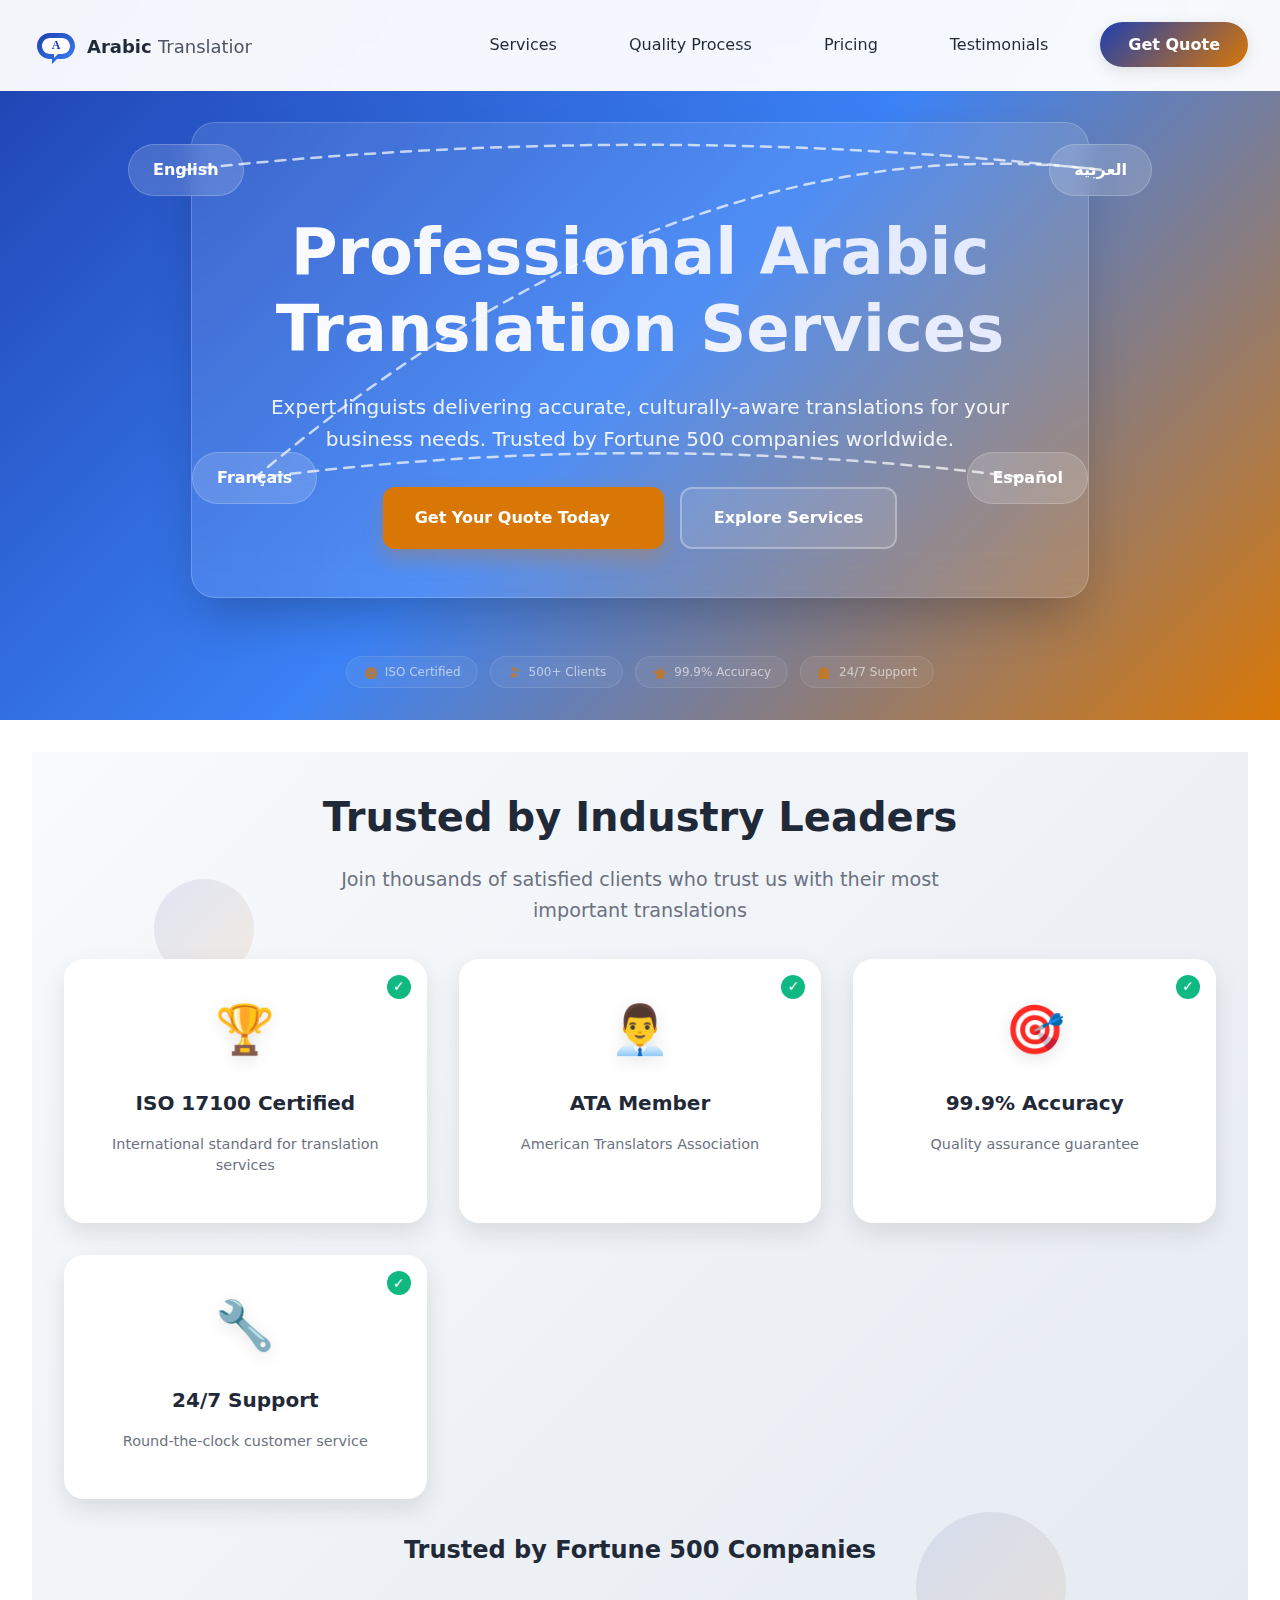
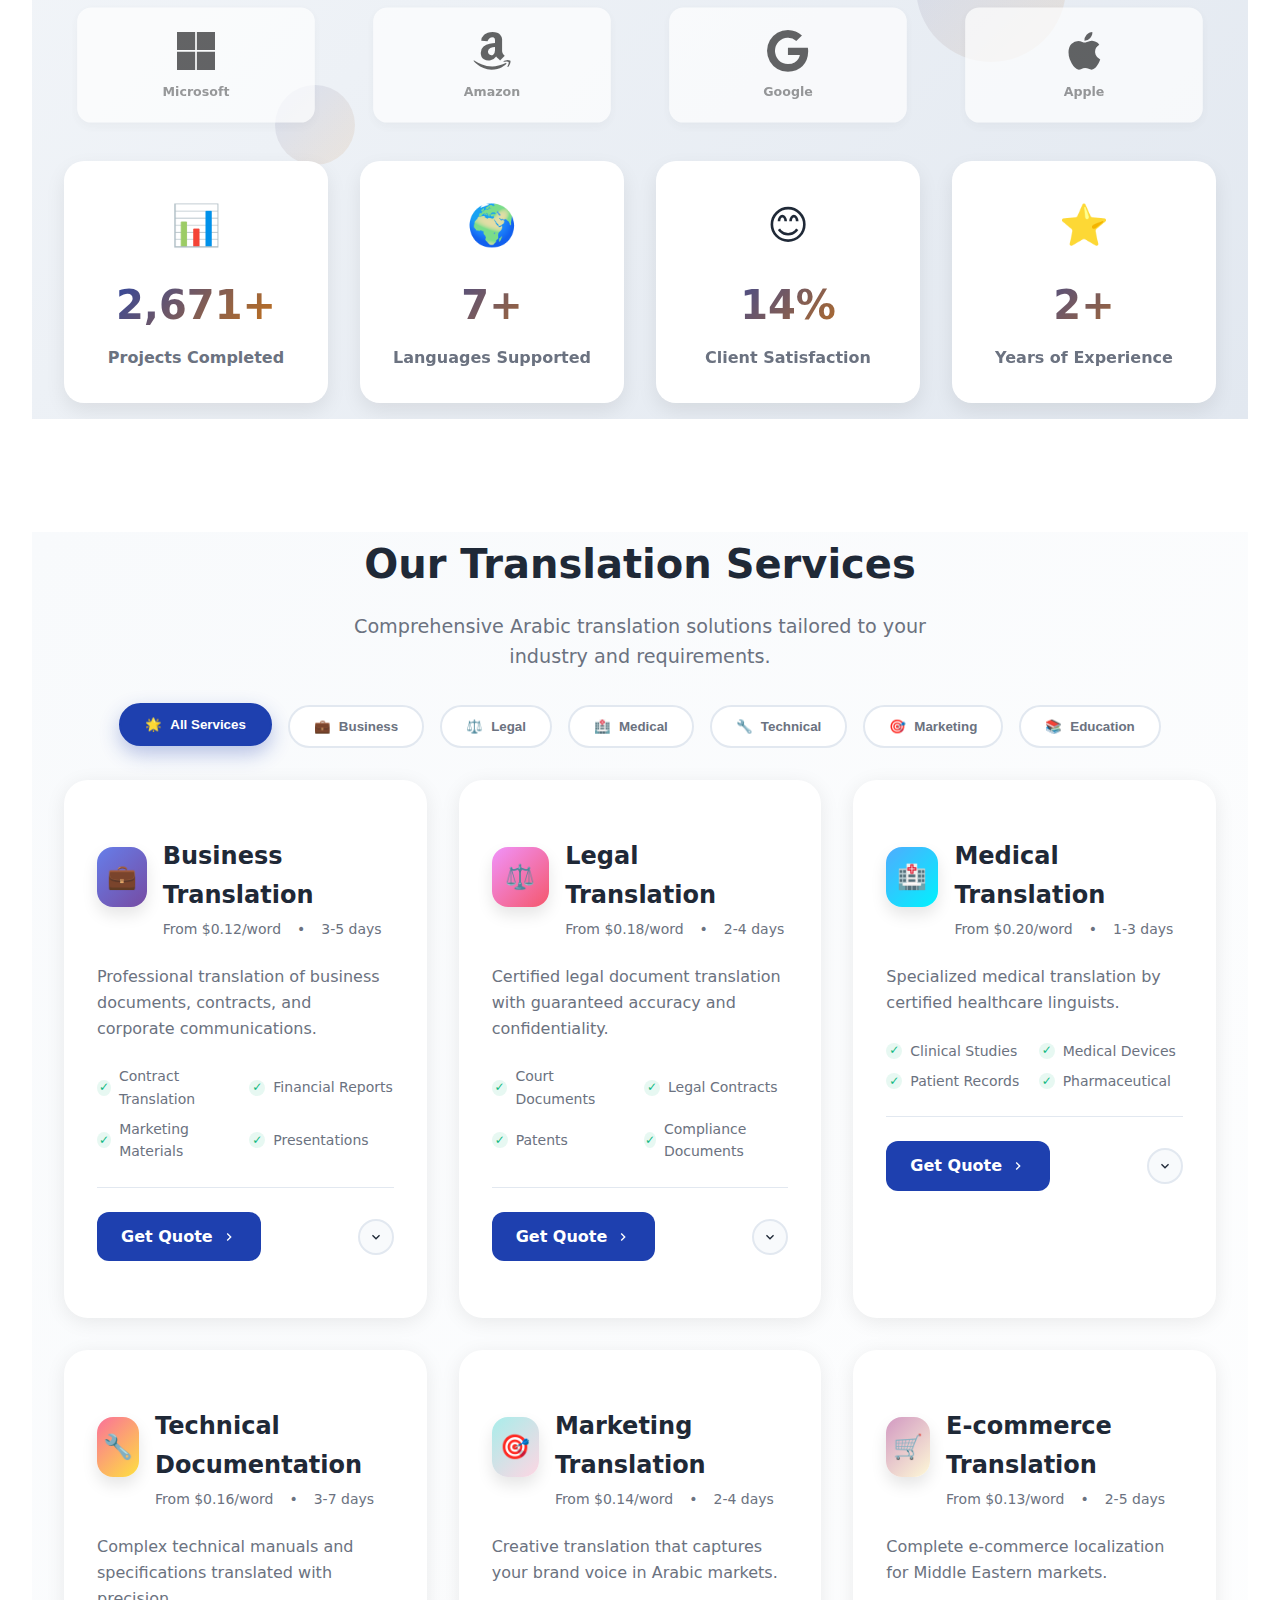
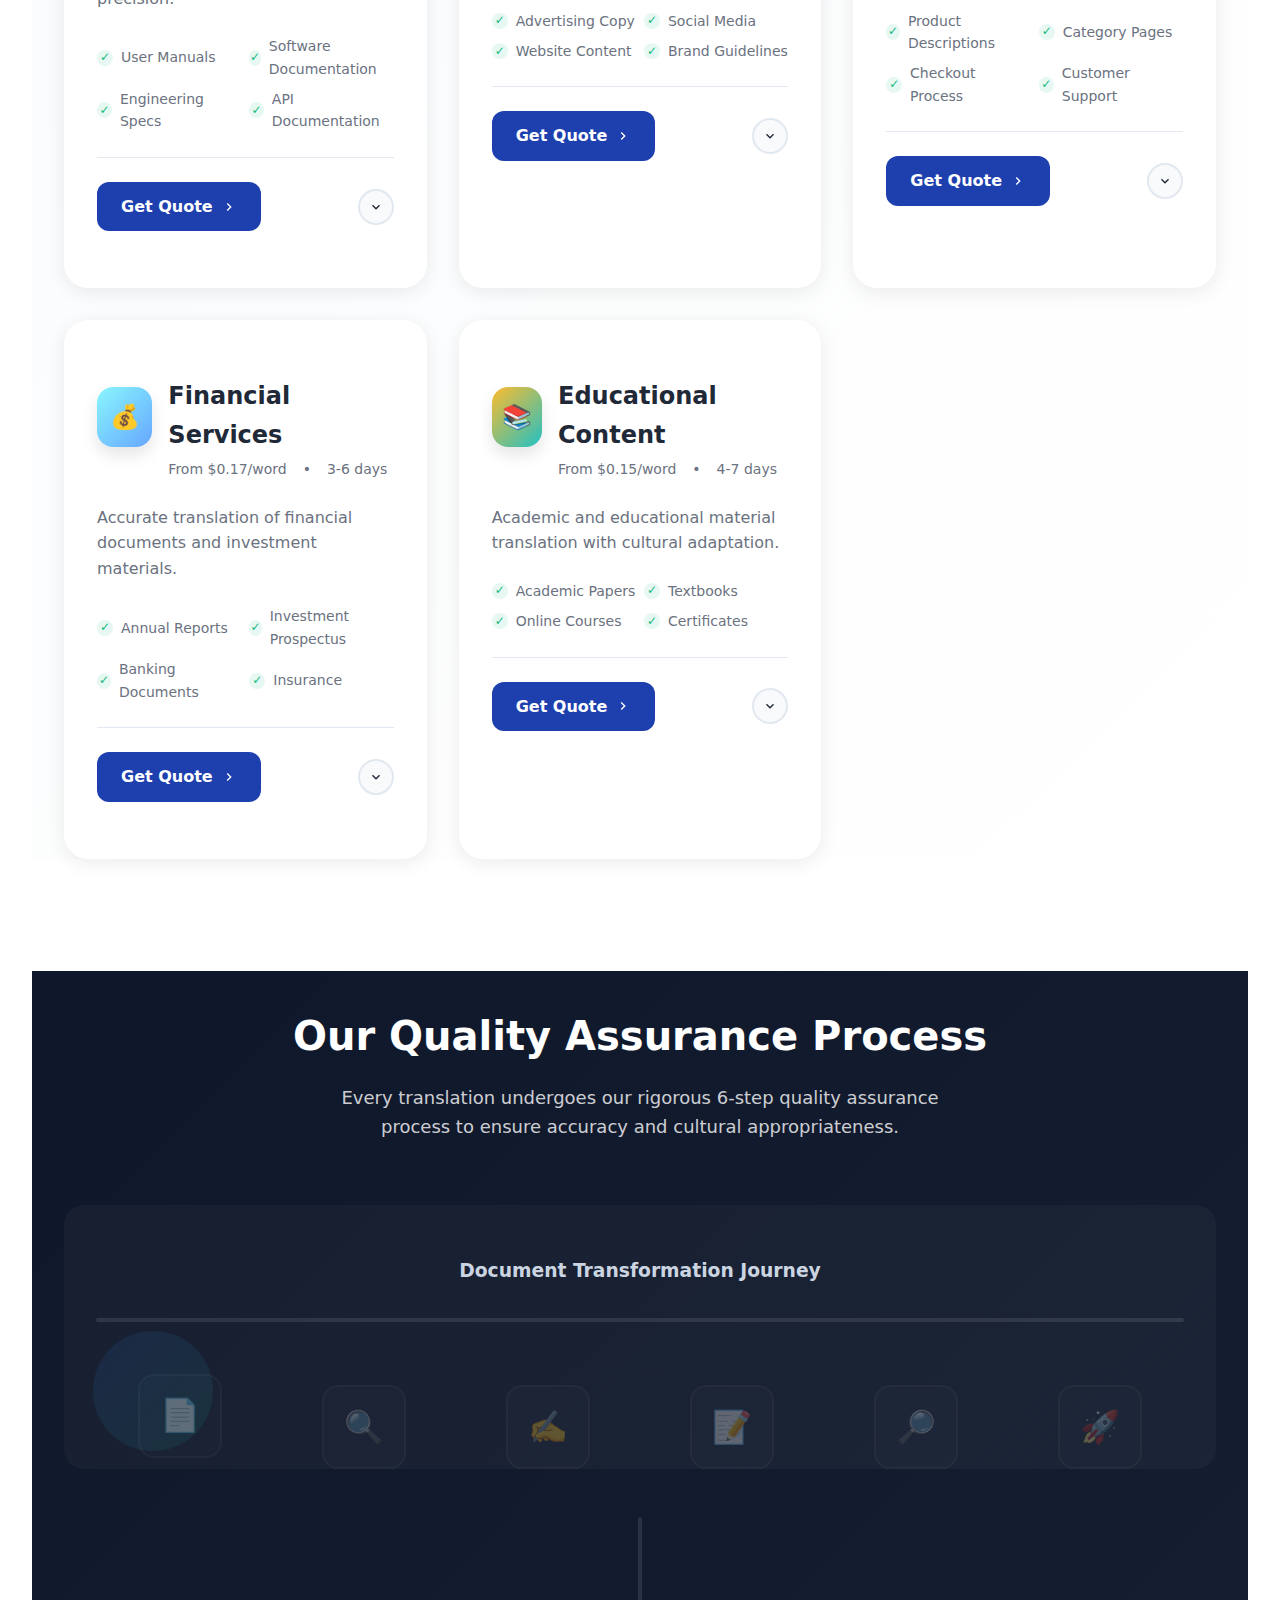
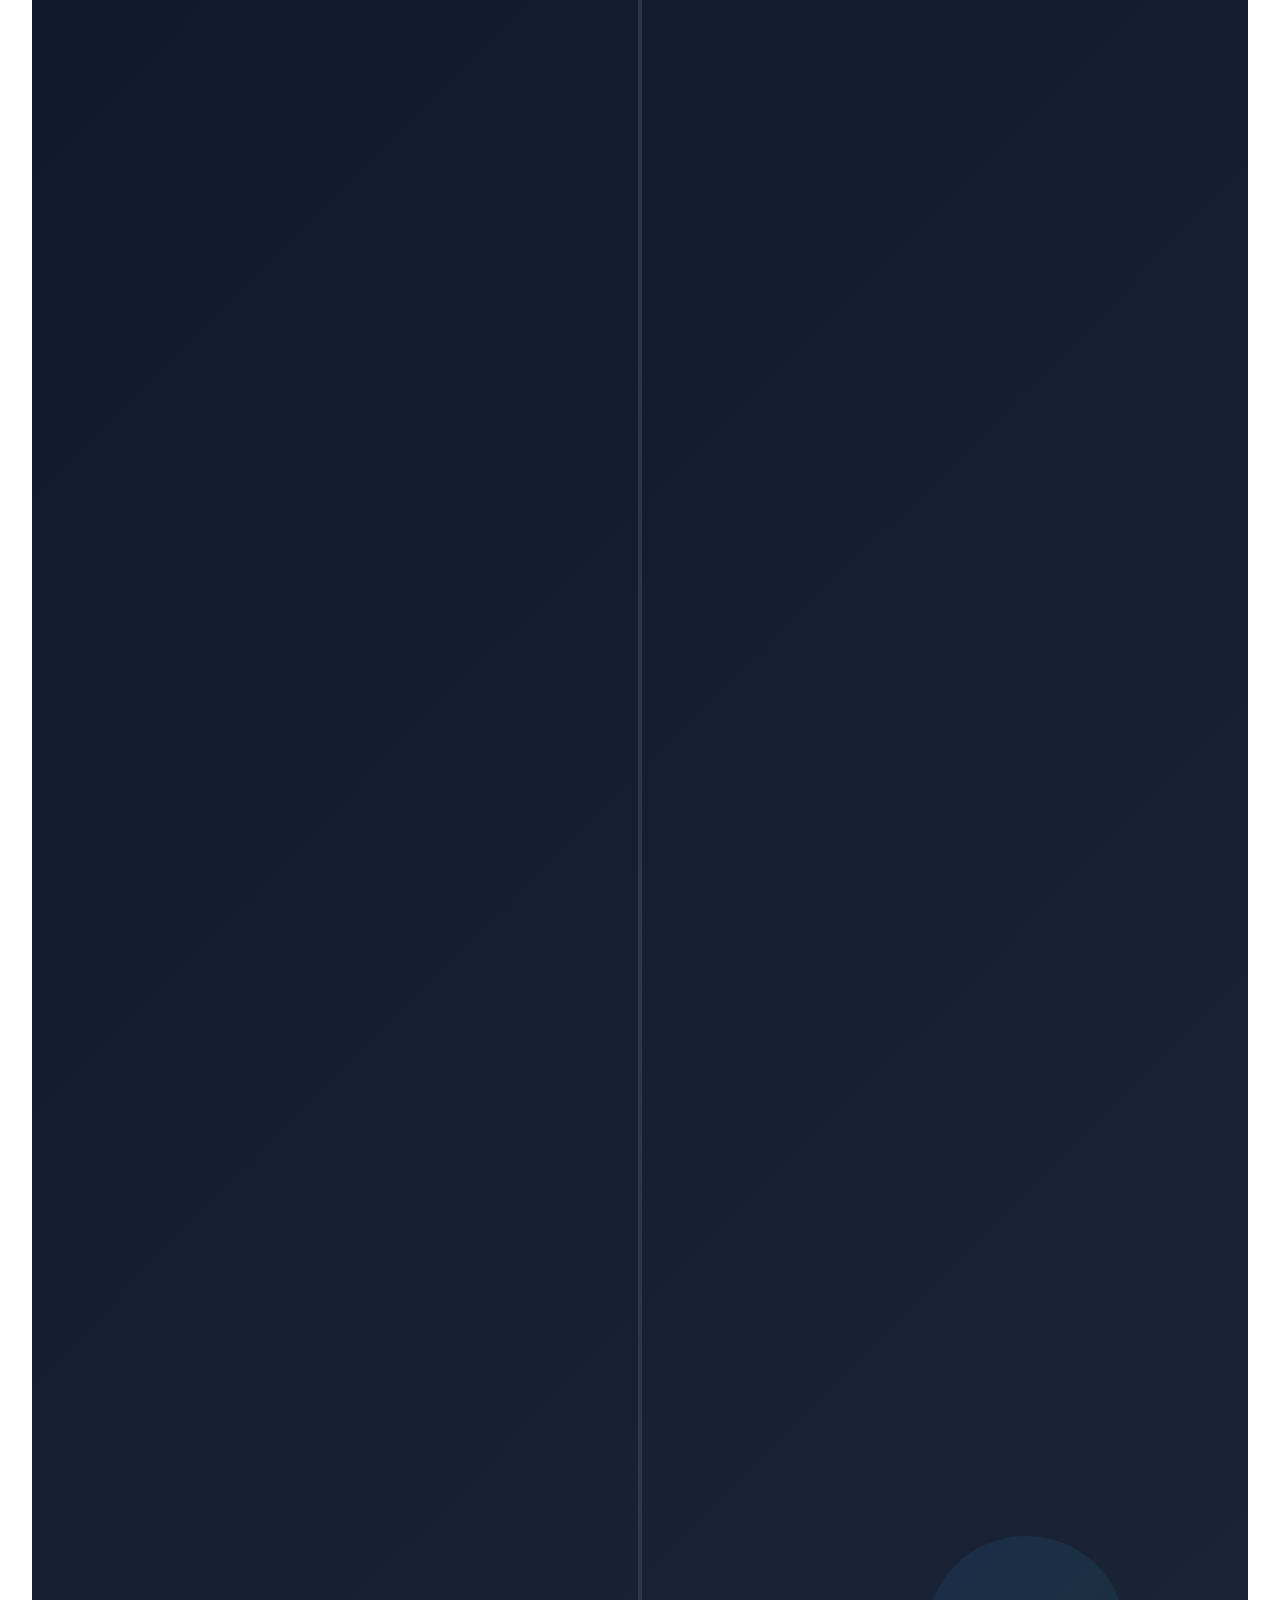
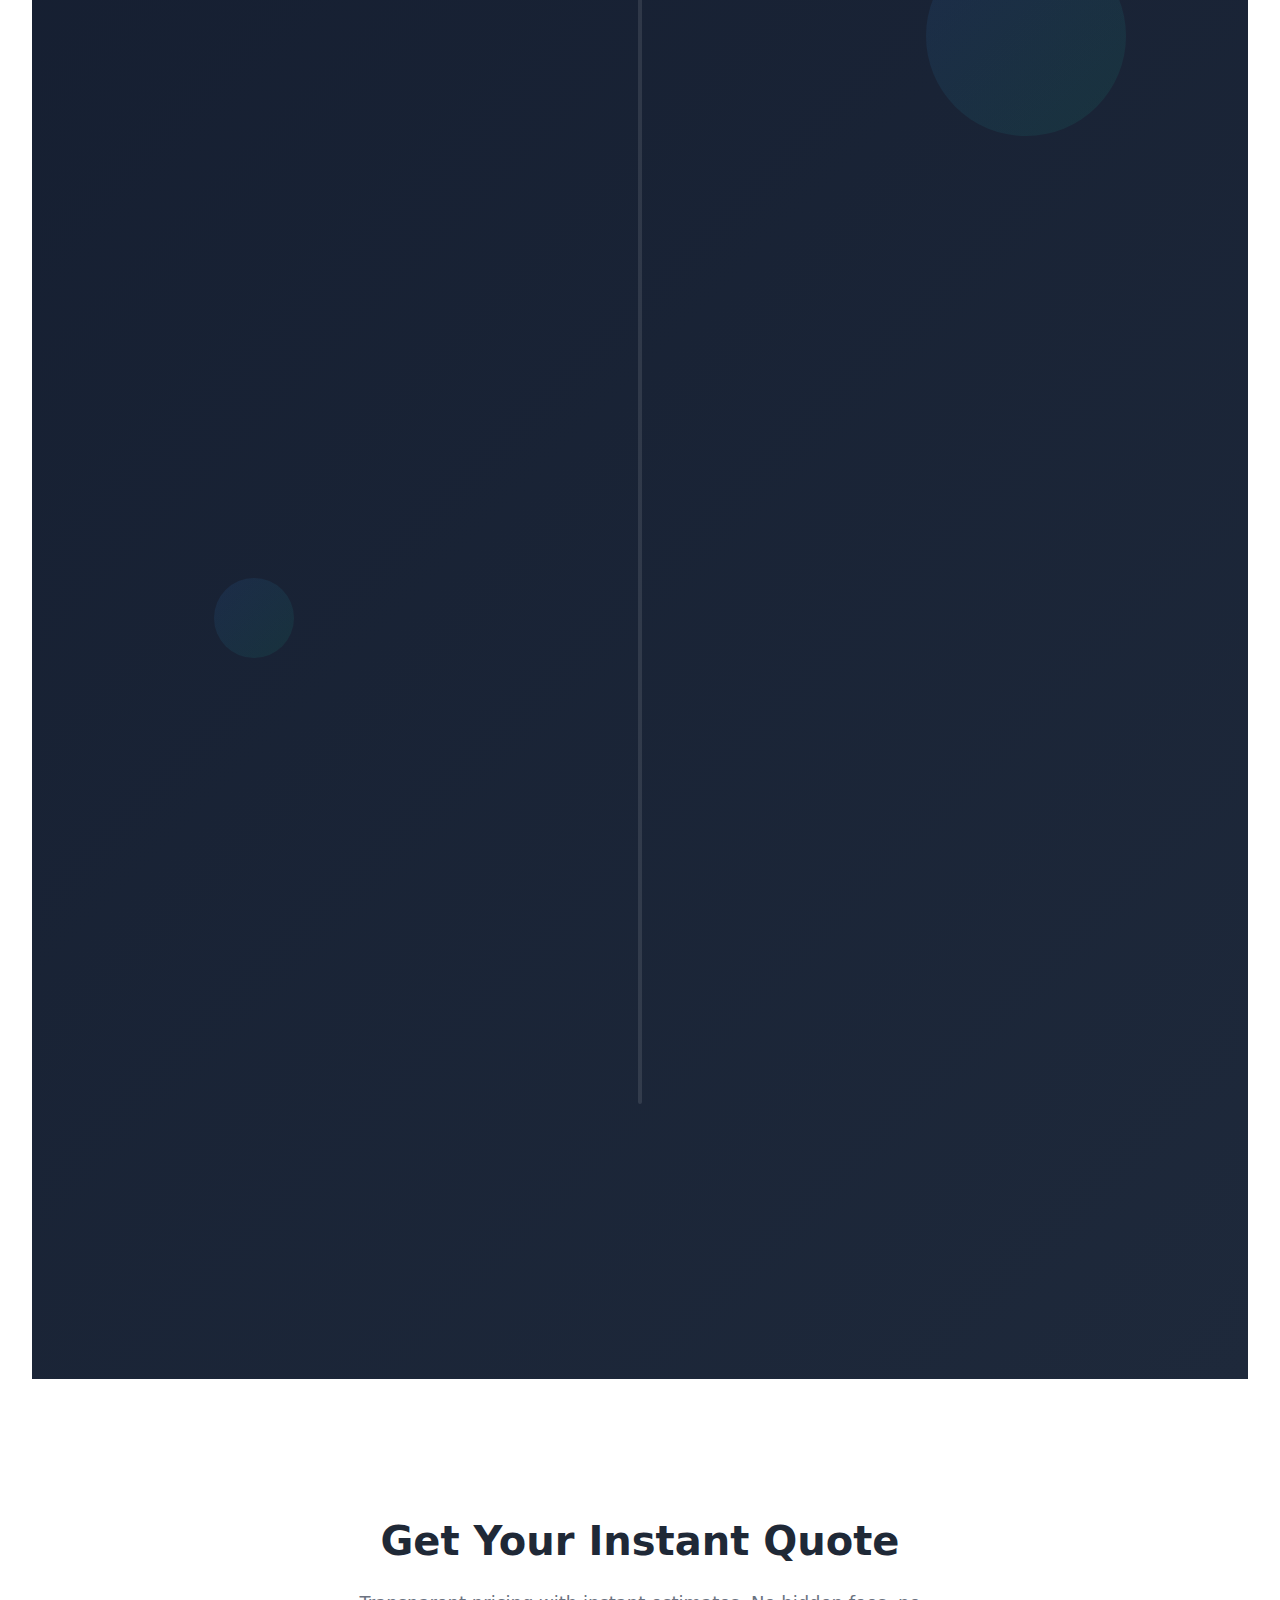
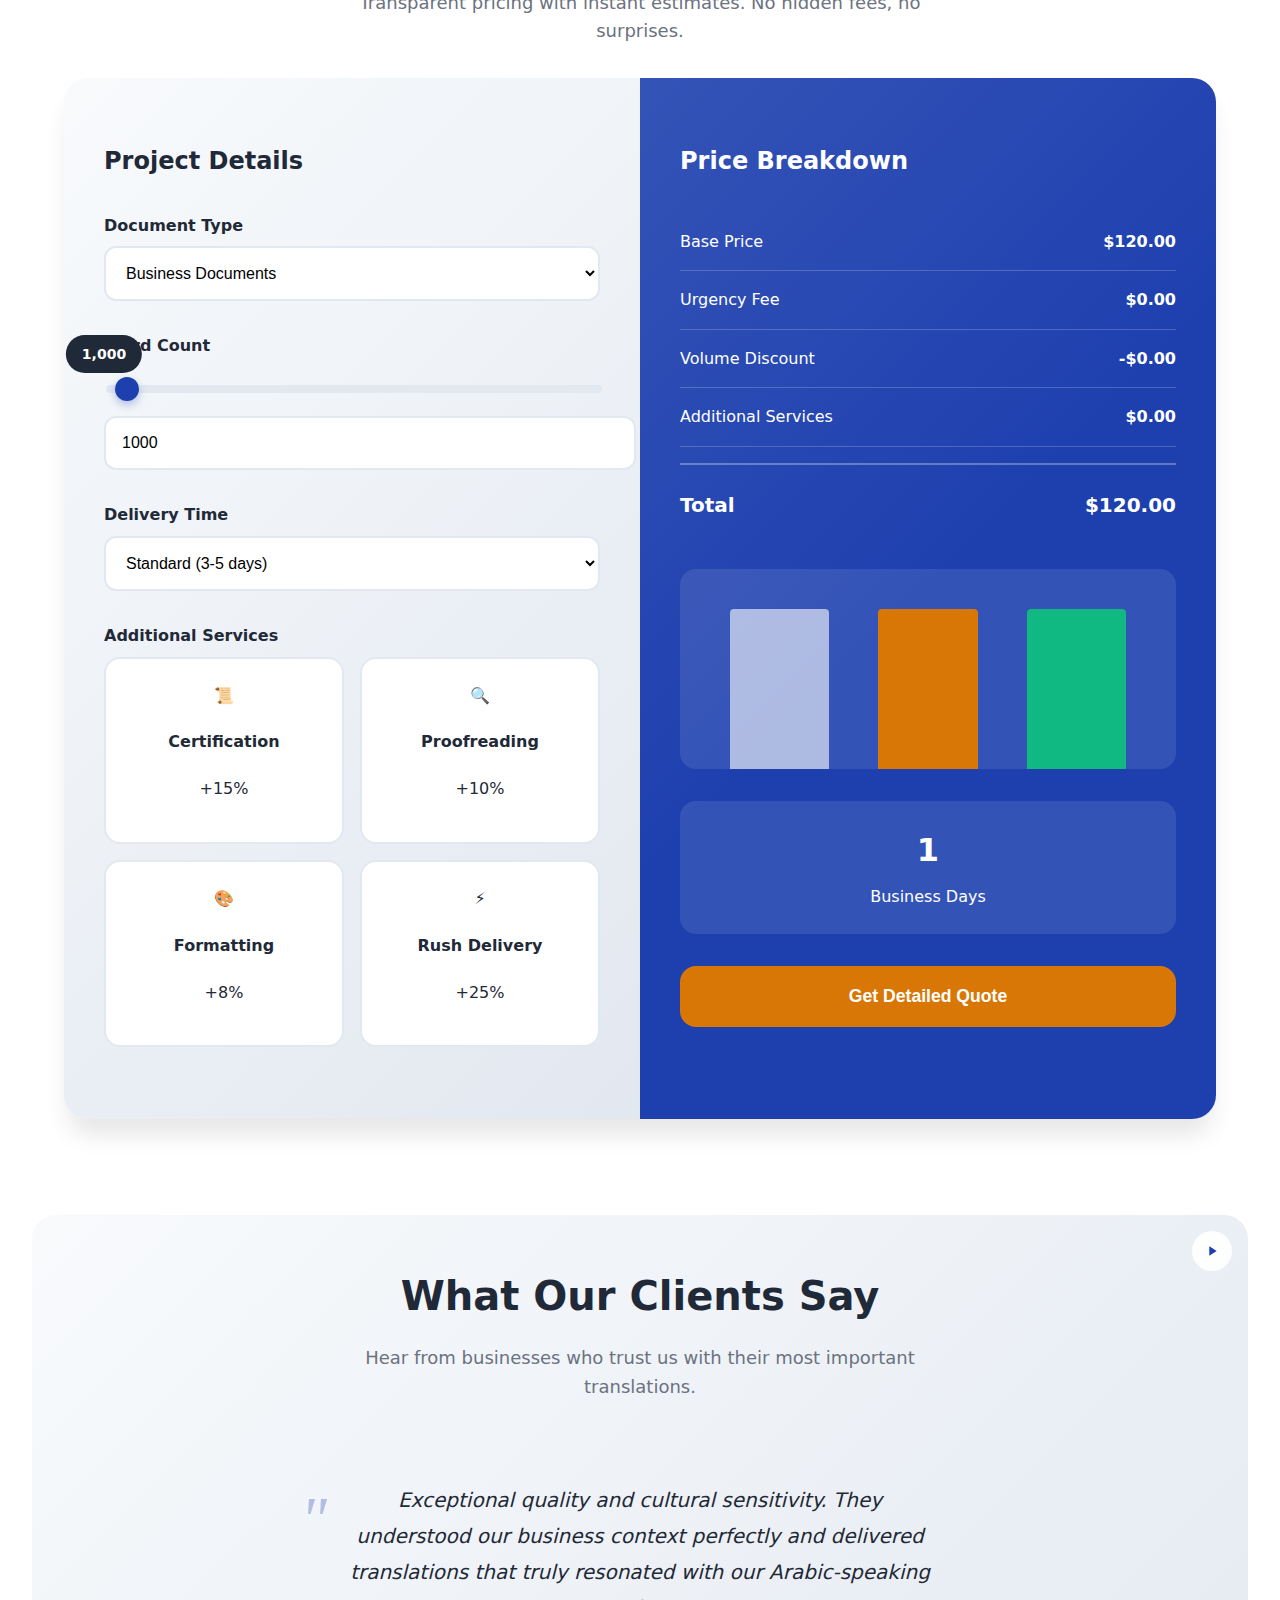
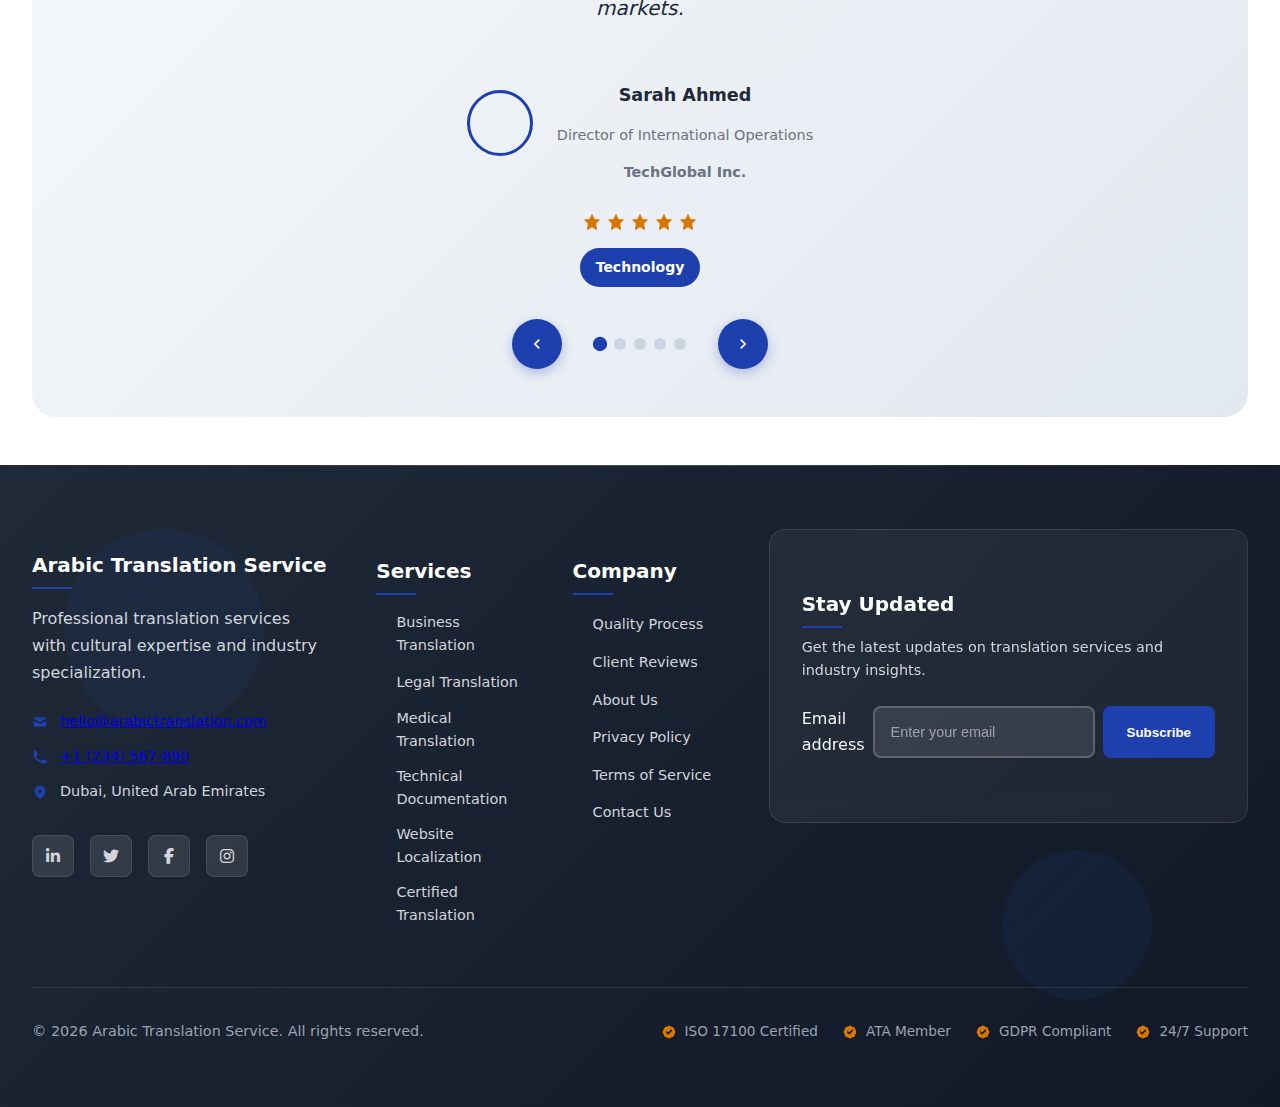
<file: index.html>
<!doctype html><html dir="ltr" lang="en"><head><meta charset="UTF-8"><meta content="width=device-width,initial-scale=1" name="viewport"><meta content="Professional Arabic translation services - Expert linguists delivering accurate, culturally-aware translations for business, legal, medical, and technical documents." name="description"><meta content="Arabic translation, professional translation services, Arabic linguists, document translation, certified translation" name="keywords"><meta content="Arabic Translation Service" name="author"><link href="./fonts/IBMPlexSansArabic-Regular.woff2" rel="preload" as="font" crossorigin type="font/woff2"><link href="./styles.css" rel="preload" as="style"><link href="https://fonts.googleapis.com" rel="preconnect"><link href="https://fonts.gstatic.com" rel="preconnect" crossorigin><link href="data:image/svg+xml,<svg xmlns=%22http://www.w3.org/2000/svg%22 viewBox=%220 0 100 100%22><text y=%22.9em%22 font-size=%2290%22>🇦🇪</text></svg>" rel="icon"><link href="https://cdnjs.cloudflare.com/ajax/libs/font-awesome/6.5.0/css/all.min.css" rel="preload" as="style" onload='this.onload=null,this.rel="stylesheet"'><noscript><link href="https://cdnjs.cloudflare.com/ajax/libs/font-awesome/6.5.0/css/all.min.css" rel="stylesheet"></noscript><style>:root{--primary-blue:#1E40AF;--accent-gold:#D97706;--neutral-light:#F3F4F6;--neutral-dark:#1F2937;--gradient-hero:linear-gradient(135deg, var(--primary-blue), #3B82F6);--shadow-elevated:0 20px 25px -5px rgba(0, 0, 0, 0.1);--border-radius-modern:16px;--transition-smooth:all 0.3s cubic-bezier(0.4, 0, 0.2, 1);--font-family-primary:'IBM Plex Sans Arabic','Segoe UI',system-ui,sans-serif}*{margin:0;padding:0;box-sizing:border-box}body{font-family:var(--font-family-primary);line-height:1.6;color:var(--neutral-dark);background-color:#fff;overflow-x:hidden}hero-section:not(:defined),pricing-calculator:not(:defined),quality-process:not(:defined),services-grid:not(:defined),testimonials-carousel:not(:defined),trust-badges:not(:defined){display:block;min-height:200px;background:linear-gradient(90deg,#f0f0f0 25%,transparent 37%,#f0f0f0 63%);background-size:400% 100%;animation:skeleton-loading 1.5s ease-in-out infinite;border-radius:var(--border-radius-modern);margin:1rem 0}@keyframes skeleton-loading{0%{background-position:100% 50%}100%{background-position:-100% 50%}}.skip-link{position:absolute;top:-40px;left:6px;background:var(--primary-blue);color:#fff;padding:8px;text-decoration:none;border-radius:4px;z-index:1000}.skip-link:focus{top:6px}.section-container{padding:3rem 2rem}.section-container-tight{padding:2rem 2rem}@media (max-width:768px){.section-container{padding:2rem 1rem}.section-container-tight{padding:1.5rem 1rem}}</style><title>Professional Arabic Translation Services | Expert Linguists & Cultural Adaptation</title><script type="application/ld+json">{
        "@context": "https://schema.org",
        "@type": "ProfessionalService",
        "name": "Arabic Translation Service",
        "description": "Professional Arabic translation services with expert linguists",
        "serviceType": "Translation Services",
        "areaServed": "Worldwide",
        "availableLanguage": ["Arabic", "English"],
        "hasOfferCatalog": {
            "@type": "OfferCatalog",
            "name": "Translation Services",
            "itemListElement": [
                {
                    "@type": "Offer",
                    "itemOffered": {
                        "@type": "Service",
                        "name": "Document Translation"
                    }
                },
                {
                    "@type": "Offer", 
                    "itemOffered": {
                        "@type": "Service",
                        "name": "Legal Translation"
                    }
                },
                {
                    "@type": "Offer",
                    "itemOffered": {
                        "@type": "Service", 
                        "name": "Medical Translation"
                    }
                }
            ]
        }
    }</script></head><body><a href="#main-content" class="skip-link">Skip to main content</a><div aria-label="Page loading" role="progressbar" aria-hidden="true" id="loading-progress"></div><header id="site-header" role="banner"><nav aria-label="Main navigation" role="navigation"><div class="nav-container"><div class="logo"><img alt="Arabic Translation Service" height="50" src="./assets/logo.svg" width="220"></div><ul class="nav-menu"><li><a href="#services" aria-describedby="services-desc">Services</a></li><li><a href="#quality" aria-describedby="quality-desc">Quality Process</a></li><li><a href="#pricing" aria-describedby="pricing-desc">Pricing</a></li><li><a href="#testimonials" aria-describedby="testimonials-desc">Testimonials</a></li><li><a href="#contact" aria-describedby="contact-desc" class="cta-button">Get Quote</a></li></ul><button aria-controls="nav-menu" aria-expanded="false" aria-label="Toggle navigation menu" class="mobile-menu-toggle"><span class="hamburger-line"></span> <span class="hamburger-line"></span> <span class="hamburger-line"></span></button></div></nav></header><main id="main-content" role="main"><hero-section aria-labelledby="hero-heading" data-animate-on-load="true" role="banner"><div class="visually-hidden hero-fallback section-container"><div class="container"><h1 id="hero-heading">Professional Arabic Translation Services</h1><p>Expert linguists delivering accurate, culturally-aware translations for your business needs.</p><a href="#pricing" class="cta-primary">Get Your Quote Today</a></div></div></hero-section><section aria-labelledby="trust-heading" class="section-container-tight" id="trust-section"><trust-badges aria-label="Client trust indicators and certifications" data-lazy-load="true" role="region"><div class="container trust-fallback visually-hidden"><p>Trusted by Fortune 500 companies worldwide</p><ul><li>ISO 17100 Certified</li><li>ATA Member</li><li>99.9% Accuracy Rate</li><li>24/7 Support</li></ul></div></trust-badges></section><section aria-labelledby="services-heading" class="section-container" id="services"><div class="container"><services-grid aria-labelledby="services-heading" data-filter-enabled="true" data-lazy-load="true" role="region"><div class="visually-hidden services-fallback"><div class="service-card"><h3>Business Documents</h3><p>Contracts, reports, marketing materials</p></div><div class="service-card"><h3>Legal Translation</h3><p>Court documents, certificates, legal texts</p></div><div class="service-card"><h3>Medical Translation</h3><p>Clinical studies, patient records, medical devices</p></div><div class="service-card"><h3>Technical Documentation</h3><p>Manuals, specifications, software localization</p></div></div></services-grid></div></section><section aria-labelledby="quality-heading" class="section-container" id="quality"><div class="container"><quality-process aria-labelledby="quality-heading" data-animate-on-scroll="true" data-lazy-load="true" role="region"><div class="visually-hidden quality-fallback"><ol><li>Document Analysis & Project Planning</li><li>Expert Linguist Assignment</li><li>Translation & Cultural Adaptation</li><li>Quality Review & Editing</li><li>Proofreading & Final Check</li><li>Delivery & Client Review</li></ol></div></quality-process></div></section><section aria-labelledby="pricing-heading" class="section-container" id="pricing"><div class="container"><pricing-calculator aria-labelledby="pricing-heading" data-currency="USD" data-real-time="true" role="application"><div class="visually-hidden pricing-fallback"><form action="/quote" id="pricing-form" method="POST"><label for="document-type">Document Type:</label> <select id="document-type" name="documentType" required><option value="">Select type</option><option value="business">Business</option><option value="legal">Legal</option><option value="medical">Medical</option><option value="technical">Technical</option></select> <label for="word-count">Word Count:</label> <input id="word-count" min="1" name="wordCount" required type="number"> <label for="urgency">Delivery Time:</label> <select id="urgency" name="urgency" required><option value="standard">Standard (3-5 days)</option><option value="express">Express (1-2 days)</option><option value="urgent">Urgent (24 hours)</option></select> <button type="submit">Get Quote</button></form></div></pricing-calculator></div></section><section aria-labelledby="testimonials-heading" class="section-container" id="testimonials"><div class="container"><testimonials-carousel aria-labelledby="testimonials-heading" aria-live="polite" data-auto-play="true" data-auto-play-delay="5000" role="region"><div class="visually-hidden testimonials-fallback"><blockquote><p>"Exceptional quality and cultural sensitivity. They understood our business context perfectly."</p><cite>— Sarah Ahmed, Director of International Operations</cite></blockquote></div></testimonials-carousel></div></section></main><footer id="site-footer" role="contentinfo"><div class="footer-container"><div class="footer-section"><h3>Arabic Translation Service</h3><p>Professional translation services with cultural expertise and industry specialization.</p><div class="social-links" aria-label="Social media links" role="navigation"><a href="#" aria-label="LinkedIn">LinkedIn</a> <a href="#" aria-label="Twitter">Twitter</a> <a href="#" aria-label="Facebook">Facebook</a></div></div><div class="footer-section"><h4>Services</h4><ul><li><a href="#services">Business Translation</a></li><li><a href="#services">Legal Translation</a></li><li><a href="#services">Medical Translation</a></li><li><a href="#services">Technical Documentation</a></li></ul></div><div class="footer-section"><h4>Company</h4><ul><li><a href="#quality">Quality Process</a></li><li><a href="#testimonials">Client Reviews</a></li><li><a href="/privacy">Privacy Policy</a></li><li><a href="/terms">Terms of Service</a></li></ul></div><div class="footer-section"><h4>Contact</h4><address><p>Email: <a href="mailto:hello@arabictranslation.com">hello@arabictranslation.com</a></p><p>Phone: <a href="tel:+1234567890">+1 (234) 567-890</a></p><p>Available 24/7 for urgent projects</p></address></div></div><div class="footer-bottom"><p>© 2024 Arabic Translation Service. All rights reserved.</p><p>ISO 17100 Certified | ATA Member | GDPR Compliant</p></div></footer><script type="module" src="./app.js"></script><script nomodule>console.warn("This browser does not support ES modules. Please upgrade to a modern browser for the best experience."),document.body.classList.add("no-modules")</script><script>"serviceWorker"in navigator&&window.addEventListener("load",()=>{navigator.serviceWorker.register("./sw.js").then(e=>{console.log("SW registered: ",e)}).catch(e=>{console.log("SW registration failed: ",e)})})</script></body></html>
</file>
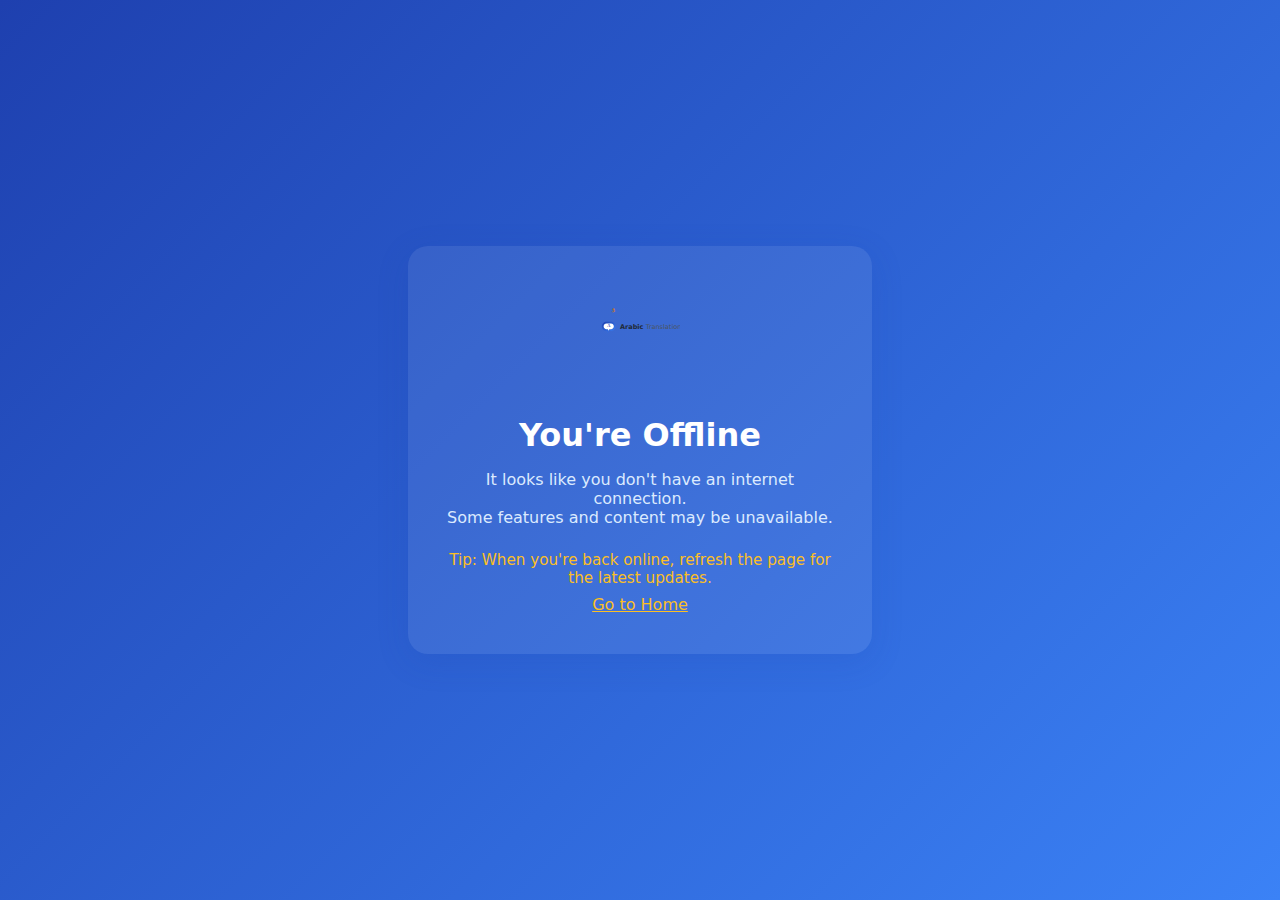
<file: offline.html>
<!doctype html><html lang="en"><head><meta charset="UTF-8"><meta content="width=device-width,initial-scale=1" name="viewport"><title>Offline | Arabic Translation Service</title><link href="./assets/logo.svg" rel="icon"><style>body{font-family:'IBM Plex Sans Arabic','Segoe UI',system-ui,sans-serif;background:linear-gradient(135deg,#1e40af 0,#3b82f6 100%);color:#fff;display:flex;flex-direction:column;align-items:center;justify-content:center;min-height:100vh;margin:0;text-align:center}.offline-container{background:rgba(255,255,255,.08);border-radius:20px;padding:2.5rem 2rem;box-shadow:0 8px 32px rgba(30,64,175,.15);max-width:400px}.offline-logo{width:80px;height:80px;margin-bottom:1.5rem}h1{font-size:2rem;margin-bottom:1rem}p{color:#dbeafe;margin-bottom:1.5rem}.offline-tip{font-size:.95rem;color:#fbbf24;margin-bottom:.5rem}a{color:#fbbf24;text-decoration:underline}</style></head><body><div class="offline-container"><img alt="Arabic Translation Service" class="offline-logo" height="80" src="./assets/logo.svg" width="80"><h1>You're Offline</h1><p>It looks like you don't have an internet connection.<br>Some features and content may be unavailable.</p><div class="offline-tip">Tip: When you're back online, refresh the page for the latest updates.</div><a href="/">Go to Home</a></div></body></html>
</file>
<file: styles.css>
:root{--primary-blue-50:#EBF4FF;--primary-blue-100:#DBEAFE;--primary-blue-200:#BFDBFE;--primary-blue-300:#93C5FD;--primary-blue-400:#60A5FA;--primary-blue-500:#3B82F6;--primary-blue-600:#1E40AF;--primary-blue-700:#1E3A8A;--primary-blue-800:#1E3A8A;--primary-blue-900:#1E40AF;--accent-gold-50:#FFFBEB;--accent-gold-100:#FEF3C7;--accent-gold-200:#FDE68A;--accent-gold-300:#FCD34D;--accent-gold-400:#FBBF24;--accent-gold-500:#F59E0B;--accent-gold-600:#D97706;--accent-gold-700:#B45309;--accent-gold-800:#92400E;--accent-gold-900:#78350F;--neutral-50:#F9FAFB;--neutral-100:#F3F4F6;--neutral-200:#E5E7EB;--neutral-300:#D1D5DB;--neutral-400:#9CA3AF;--neutral-500:#6B7280;--neutral-600:#4B5563;--neutral-700:#374151;--neutral-800:#1F2937;--neutral-900:#111827;--success-50:#F0FDF4;--success-500:#10B981;--success-600:#059669;--warning-50:#FFFBEB;--warning-500:#F59E0B;--warning-600:#D97706;--error-50:#FEF2F2;--error-500:#EF4444;--error-600:#DC2626;--gradient-hero:linear-gradient(135deg, var(--primary-blue-600) 0%, var(--primary-blue-500) 50%, var(--accent-gold-500) 100%);--gradient-card:linear-gradient(135deg, rgba(255, 255, 255, 0.9) 0%, rgba(255, 255, 255, 0.7) 100%);--gradient-text:linear-gradient(135deg, var(--primary-blue-600) 0%, var(--accent-gold-600) 100%);--shadow-sm:0 1px 2px 0 rgba(0, 0, 0, 0.05);--shadow-base:0 1px 3px 0 rgba(0, 0, 0, 0.1),0 1px 2px 0 rgba(0, 0, 0, 0.06);--shadow-md:0 4px 6px -1px rgba(0, 0, 0, 0.1),0 2px 4px -1px rgba(0, 0, 0, 0.06);--shadow-lg:0 10px 15px -3px rgba(0, 0, 0, 0.1),0 4px 6px -2px rgba(0, 0, 0, 0.05);--shadow-xl:0 20px 25px -5px rgba(0, 0, 0, 0.1),0 10px 10px -5px rgba(0, 0, 0, 0.04);--shadow-2xl:0 25px 50px -12px rgba(0, 0, 0, 0.25);--shadow-inner:inset 0 2px 4px 0 rgba(0, 0, 0, 0.06);--radius-none:0;--radius-sm:0.125rem;--radius-base:0.375rem;--radius-md:0.5rem;--radius-lg:0.75rem;--radius-xl:1rem;--radius-2xl:1.5rem;--radius-modern:16px;--radius-full:9999px;--space-0:0;--space-1:0.25rem;--space-2:0.5rem;--space-3:0.75rem;--space-4:1rem;--space-5:1.25rem;--space-6:1.5rem;--space-8:2rem;--space-10:2.5rem;--space-12:3rem;--space-16:4rem;--space-20:5rem;--space-24:6rem;--space-32:8rem;--space-40:10rem;--space-48:12rem;--space-56:14rem;--space-64:16rem;--font-family-primary:'IBM Plex Sans Arabic','Inter','Segoe UI',system-ui,-apple-system,sans-serif;--font-family-heading:'IBM Plex Sans Arabic','Inter','Segoe UI',system-ui,sans-serif;--font-family-mono:'JetBrains Mono','Fira Code','Monaco','Consolas',monospace;--font-size-xs:0.75rem;--font-size-sm:0.875rem;--font-size-base:1rem;--font-size-lg:1.125rem;--font-size-xl:1.25rem;--font-size-2xl:1.5rem;--font-size-3xl:1.875rem;--font-size-4xl:2.25rem;--font-size-5xl:3rem;--font-size-6xl:3.75rem;--font-size-7xl:4.5rem;--font-size-8xl:6rem;--font-size-9xl:8rem;--font-weight-thin:100;--font-weight-extralight:200;--font-weight-light:300;--font-weight-normal:400;--font-weight-medium:500;--font-weight-semibold:600;--font-weight-bold:700;--font-weight-extrabold:800;--font-weight-black:900;--line-height-none:1;--line-height-tight:1.25;--line-height-snug:1.375;--line-height-normal:1.5;--line-height-relaxed:1.625;--line-height-loose:2;--duration-fast:150ms;--duration-base:300ms;--duration-slow:500ms;--duration-slower:750ms;--ease-linear:linear;--ease-in:cubic-bezier(0.4, 0, 1, 1);--ease-out:cubic-bezier(0, 0, 0.2, 1);--ease-in-out:cubic-bezier(0.4, 0, 0.2, 1);--ease-smooth:cubic-bezier(0.4, 0, 0.2, 1);--ease-bounce:cubic-bezier(0.68, -0.55, 0.265, 1.55);--ease-elastic:cubic-bezier(0.175, 0.885, 0.32, 1.275);--z-dropdown:1000;--z-sticky:1020;--z-fixed:1030;--z-modal-backdrop:1040;--z-modal:1050;--z-popover:1060;--z-tooltip:1070;--z-toast:1080;--breakpoint-sm:640px;--breakpoint-md:768px;--breakpoint-lg:1024px;--breakpoint-xl:1280px;--breakpoint-2xl:1536px;--container-sm:640px;--container-md:768px;--container-lg:1024px;--container-xl:1280px;--container-2xl:1536px;--grid-columns:12;--grid-gap:var(--space-6);--grid-gap-sm:var(--space-4);--grid-gap-lg:var(--space-8);--gpu-acceleration:translateZ(0);--will-change-transform:transform;--will-change-opacity:opacity;--will-change-scroll:scroll-position}@media (prefers-color-scheme:dark){:root{--neutral-50:#111827;--neutral-100:#1F2937;--neutral-200:#374151;--neutral-300:#4B5563;--neutral-400:#6B7280;--neutral-500:#9CA3AF;--neutral-600:#D1D5DB;--neutral-700:#E5E7EB;--neutral-800:#F3F4F6;--neutral-900:#F9FAFB}}*,::after,::before{box-sizing:border-box;margin:0;padding:0}html{-webkit-text-size-adjust:100%;-moz-text-size-adjust:100%;text-size-adjust:100%;scroll-behavior:smooth}button,input,optgroup,select,textarea{font-family:inherit;font-size:100%;line-height:var(--line-height-normal);margin:0}canvas,img,picture,svg,video{display:block;max-width:100%;height:auto}ol,ul{list-style:none}table{border-collapse:collapse;border-spacing:0}fieldset{border:0;margin:0;padding:0}.visually-hidden{position:absolute!important;width:1px!important;height:1px!important;padding:0!important;margin:-1px!important;overflow:hidden!important;clip:rect(0,0,0,0)!important;white-space:nowrap!important;border:0!important}body{font-family:var(--font-family-primary);font-size:var(--font-size-base);font-weight:var(--font-weight-normal);line-height:var(--line-height-normal);color:var(--neutral-800);background-color:#fff;text-rendering:optimizeLegibility;-webkit-font-smoothing:antialiased;-moz-osx-font-smoothing:grayscale;overflow-x:hidden}h1,h2,h3,h4,h5,h6{font-family:var(--font-family-heading);font-weight:var(--font-weight-bold);line-height:var(--line-height-tight);color:var(--neutral-900);margin-bottom:var(--space-4);letter-spacing:-.025em}h1{font-size:clamp(var(--font-size-4xl), 5vw, var(--font-size-6xl));font-weight:var(--font-weight-extrabold);line-height:var(--line-height-none);margin-bottom:var(--space-6)}h2{font-size:clamp(var(--font-size-3xl), 4vw, var(--font-size-5xl));font-weight:var(--font-weight-bold);margin-bottom:var(--space-5)}h3{font-size:clamp(var(--font-size-2xl), 3vw, var(--font-size-4xl));font-weight:var(--font-weight-semibold)}h4{font-size:clamp(var(--font-size-xl), 2.5vw, var(--font-size-3xl));font-weight:var(--font-weight-semibold)}h5{font-size:clamp(var(--font-size-lg), 2vw, var(--font-size-2xl));font-weight:var(--font-weight-medium)}h6{font-size:clamp(var(--font-size-base), 1.5vw, var(--font-size-xl));font-weight:var(--font-weight-medium)}p{margin-bottom:var(--space-4);max-width:65ch}.lead{font-size:var(--font-size-xl);font-weight:var(--font-weight-light);line-height:var(--line-height-relaxed);color:var(--neutral-600)}.section-description{font-size:var(--font-size-lg);color:var(--neutral-600);line-height:var(--line-height-relaxed);max-width:60ch;margin-bottom:var(--space-8)}a{color:var(--primary-blue-600);text-decoration:none;transition:color var(--duration-fast) var(--ease-smooth)}a:focus,a:hover{color:var(--primary-blue-700);text-decoration:underline}a:focus{outline:2px solid var(--primary-blue-500);outline-offset:2px;border-radius:var(--radius-sm)}blockquote{border-left:4px solid var(--primary-blue-200);padding-left:var(--space-6);margin:var(--space-8) 0;font-style:italic;font-size:var(--font-size-lg);color:var(--neutral-700)}blockquote cite{font-style:normal;font-weight:var(--font-weight-semibold);color:var(--neutral-800);display:block;margin-top:var(--space-4)}code{font-family:var(--font-family-mono);font-size:.875em;background-color:var(--neutral-100);padding:.2em .4em;border-radius:var(--radius-sm);color:var(--neutral-800)}.container{width:100%;margin-left:auto;margin-right:auto;padding-left:var(--space-4);padding-right:var(--space-4)}@media (min-width:640px){.container{max-width:var(--container-sm);padding-left:var(--space-6);padding-right:var(--space-6)}}@media (min-width:768px){.container{max-width:var(--container-md);padding-left:var(--space-8);padding-right:var(--space-8)}}@media (min-width:1024px){.container{max-width:var(--container-lg)}}@media (min-width:1280px){.container{max-width:var(--container-xl)}}@media (min-width:1536px){.container{max-width:var(--container-2xl)}}.grid{display:grid;gap:var(--grid-gap)}.grid-cols-1{grid-template-columns:repeat(1,minmax(0,1fr))}.grid-cols-2{grid-template-columns:repeat(2,minmax(0,1fr))}.grid-cols-3{grid-template-columns:repeat(3,minmax(0,1fr))}.grid-cols-4{grid-template-columns:repeat(4,minmax(0,1fr))}.grid-cols-6{grid-template-columns:repeat(6,minmax(0,1fr))}.grid-cols-12{grid-template-columns:repeat(12,minmax(0,1fr))}.flex{display:flex}.flex-col{flex-direction:column}.flex-wrap{flex-wrap:wrap}.items-center{align-items:center}.items-start{align-items:flex-start}.items-end{align-items:flex-end}.justify-center{justify-content:center}.justify-between{justify-content:space-between}.justify-start{justify-content:flex-start}.justify-end{justify-content:flex-end}.gap-4{gap:var(--space-4)}.gap-6{gap:var(--space-6)}.gap-8{gap:var(--space-8)}.p-4{padding:var(--space-4)}.p-6{padding:var(--space-6)}.p-8{padding:var(--space-8)}.mt-4{margin-top:var(--space-4)}.mt-8{margin-top:var(--space-8)}.mb-4{margin-bottom:var(--space-4)}.mb-8{margin-bottom:var(--space-8)}#site-header{position:fixed;top:0;left:0;right:0;z-index:var(--z-fixed);background:rgba(255,255,255,.95);backdrop-filter:blur(10px);border-bottom:1px solid var(--neutral-200);transition:all var(--duration-base) var(--ease-smooth)}.nav-container{max-width:var(--container-xl);margin:0 auto;padding:var(--space-4) var(--space-6);display:flex;align-items:center;justify-content:space-between}.nav-menu{display:flex;align-items:center;gap:var(--space-8)}.nav-menu a{font-weight:var(--font-weight-medium);color:var(--neutral-700);transition:color var(--duration-fast) var(--ease-smooth)}.nav-menu a:hover{color:var(--primary-blue-600)}.cta-button{background:var(--gradient-hero);color:#fff!important;padding:var(--space-3) var(--space-6);border-radius:var(--radius-modern);font-weight:var(--font-weight-semibold);transition:all var(--duration-base) var(--ease-smooth);box-shadow:var(--shadow-md)}.cta-button:hover{transform:translateY(-2px);box-shadow:var(--shadow-lg);text-decoration:none}.mobile-menu-toggle{display:none;flex-direction:column;justify-content:space-between;width:24px;height:18px;background:0 0;border:none;cursor:pointer;padding:0}.hamburger-line{width:100%;height:2px;background-color:var(--neutral-700);transition:all var(--duration-base) var(--ease-smooth)}section{padding:var(--space-20) 0}section:first-of-type{padding-top:var(--space-32)}.section-header{text-align:center;margin-bottom:var(--space-16)}.section-header h2{font-size:clamp(var(--font-size-3xl), 4vw, var(--font-size-5xl));font-weight:var(--font-weight-bold);margin-bottom:var(--space-4);background:linear-gradient(135deg,var(--neutral-dark),var(--primary-blue-600));background-clip:text;-webkit-background-clip:text;-webkit-text-fill-color:transparent}.section-header .section-description{max-width:60ch;margin:0 auto;color:var(--neutral-600)}.text-center{text-align:center}.card{background:#fff;border-radius:var(--radius-modern);box-shadow:var(--shadow-md);padding:var(--space-6);transition:all var(--duration-base) var(--ease-smooth);border:1px solid var(--neutral-200)}.card:hover{transform:translateY(-4px);box-shadow:var(--shadow-xl)}.card-header{margin-bottom:var(--space-4)}.card-title{font-size:var(--font-size-xl);font-weight:var(--font-weight-semibold);color:var(--neutral-900);margin-bottom:var(--space-2)}.card-description{color:var(--neutral-600);line-height:var(--line-height-relaxed)}.btn{display:inline-flex;align-items:center;justify-content:center;padding:var(--space-3) var(--space-6);font-size:var(--font-size-base);font-weight:var(--font-weight-medium);line-height:var(--line-height-none);border:none;border-radius:var(--radius-lg);cursor:pointer;transition:all var(--duration-base) var(--ease-smooth);text-decoration:none;user-select:none;white-space:nowrap}.btn-primary{background:var(--gradient-hero);color:#fff;box-shadow:var(--shadow-md)}.btn-primary:hover{transform:translateY(-2px);box-shadow:var(--shadow-lg)}.btn-secondary{background:#fff;color:var(--primary-blue-600);border:2px solid var(--primary-blue-600)}.btn-secondary:hover{background:var(--primary-blue-600);color:#fff}.btn-ghost{background:0 0;color:var(--neutral-700);border:1px solid var(--neutral-300)}.btn-ghost:hover{background:var(--neutral-50)}.form-group{margin-bottom:var(--space-6)}.form-label{display:block;font-size:var(--font-size-sm);font-weight:var(--font-weight-medium);color:var(--neutral-700);margin-bottom:var(--space-2)}.form-input,.form-select,.form-textarea{width:100%;padding:var(--space-3) var(--space-4);font-size:var(--font-size-base);line-height:var(--line-height-normal);color:var(--neutral-800);background-color:#fff;border:2px solid var(--neutral-300);border-radius:var(--radius-lg);transition:all var(--duration-fast) var(--ease-smooth)}.form-input:focus,.form-select:focus,.form-textarea:focus{outline:0;border-color:var(--primary-blue-500);box-shadow:0 0 0 3px rgba(59,130,246,.1)}#site-footer{background:var(--neutral-900);color:var(--neutral-300);padding:var(--space-16) 0 var(--space-8)}.footer-container{max-width:var(--container-xl);margin:0 auto;padding:0 var(--space-6);display:grid;grid-template-columns:repeat(auto-fit,minmax(250px,1fr));gap:var(--space-8)}.footer-section h3,.footer-section h4{color:#fff;margin-bottom:var(--space-4)}.footer-section ul{list-style:none}.footer-section ul li{margin-bottom:var(--space-2)}.footer-section a{color:var(--neutral-400);transition:color var(--duration-fast) var(--ease-smooth)}.footer-section a:hover{color:#fff}.footer-bottom{max-width:var(--container-xl);margin:0 auto;padding:var(--space-8) var(--space-6) 0;border-top:1px solid var(--neutral-700);margin-top:var(--space-8);text-align:center;color:var(--neutral-500)}@keyframes fadeInUp{from{opacity:0;transform:translateY(30px)}to{opacity:1;transform:translateY(0)}}@keyframes fadeInLeft{from{opacity:0;transform:translateX(-30px)}to{opacity:1;transform:translateX(0)}}@keyframes fadeInRight{from{opacity:0;transform:translateX(30px)}to{opacity:1;transform:translateX(0)}}@keyframes scaleIn{from{opacity:0;transform:scale(.9)}to{opacity:1;transform:scale(1)}}@keyframes pulse{0%,100%{opacity:1}50%{opacity:.5}}@keyframes shimmer{0%{background-position:-200px 0}100%{background-position:calc(200px + 100%) 0}}.animate-fade-in-up{animation:fadeInUp var(--duration-slow) var(--ease-smooth)}.animate-fade-in-left{animation:fadeInLeft var(--duration-slow) var(--ease-smooth)}.animate-fade-in-right{animation:fadeInRight var(--duration-slow) var(--ease-smooth)}.animate-scale-in{animation:scaleIn var(--duration-base) var(--ease-smooth)}.animate-pulse{animation:pulse 2s cubic-bezier(.4,0,.6,1) infinite}.stagger-1{animation-delay:.1s}.stagger-2{animation-delay:.2s}.stagger-3{animation-delay:.3s}.stagger-4{animation-delay:.4s}.stagger-5{animation-delay:.5s}.animate-on-scroll{opacity:0;transform:translateY(30px);transition:all var(--duration-slow) var(--ease-smooth)}.animate-on-scroll.is-visible{opacity:1;transform:translateY(0)}.will-change-transform{will-change:transform}.will-change-opacity{will-change:opacity}@media (max-width:767px){.mobile-menu-toggle{display:flex}.nav-menu{display:none;position:absolute;top:100%;left:0;right:0;background:#fff;border-top:1px solid var(--neutral-200);flex-direction:column;padding:var(--space-4);gap:var(--space-4)}.nav-menu.is-open{display:flex}h1{font-size:var(--font-size-4xl);line-height:var(--line-height-tight)}h2{font-size:var(--font-size-3xl)}section{padding:var(--space-16) 0}section:first-of-type{padding-top:var(--space-24)}.grid-cols-2,.grid-cols-3,.grid-cols-4{grid-template-columns:1fr}.card{padding:var(--space-4)}}@media (min-width:768px){.grid-cols-2{grid-template-columns:repeat(2,minmax(0,1fr))}}@media (min-width:1024px){.grid-cols-3{grid-template-columns:repeat(3,minmax(0,1fr))}.grid-cols-4{grid-template-columns:repeat(4,minmax(0,1fr))}}@media (prefers-contrast:high){:root{--neutral-300:#666666;--neutral-600:#333333;--primary-blue-600:#0000CC;--accent-gold-600:#CC6600}.card{border:2px solid var(--neutral-600)}.btn{border:2px solid currentColor}}@media (prefers-reduced-motion:reduce){*,::after,::before{animation-duration:0s!important;animation-iteration-count:1!important;transition-duration:0s!important;scroll-behavior:auto!important}.animate-on-scroll{opacity:1;transform:none}}@media print{#site-footer,#site-header,.btn,.mobile-menu-toggle{display:none!important}*{background:0 0!important;color:#000!important;box-shadow:none!important;text-shadow:none!important}body{font-size:12pt;line-height:1.5}h1,h2,h3,h4,h5,h6{page-break-after:avoid}.card{border:1px solid #ccc;page-break-inside:avoid}a[href^=http]:after{content:" (" attr(href) ")"}}@font-face{font-family:'IBM Plex Sans Arabic';src:url('./fonts/IBMPlexSansArabic-Regular.woff2') format('woff2');font-weight:400;font-style:normal;font-display:swap}
</file>
